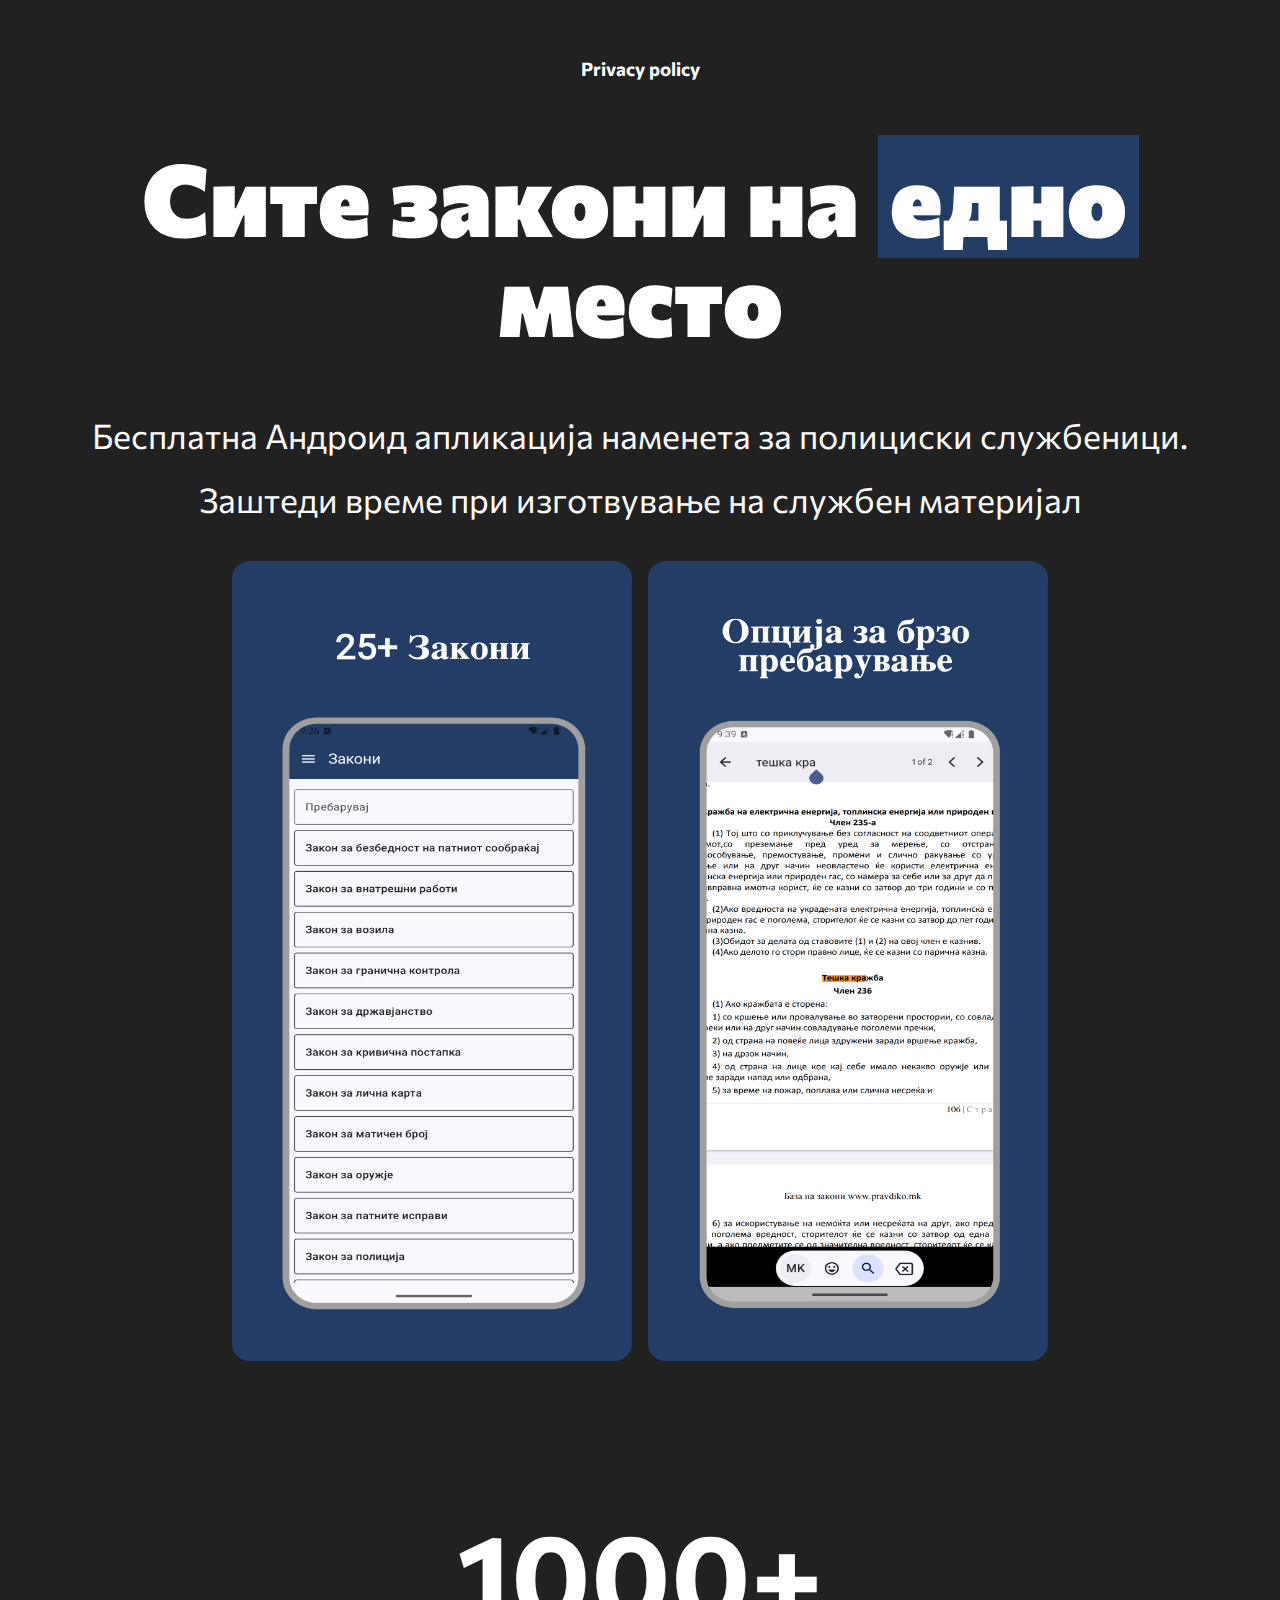
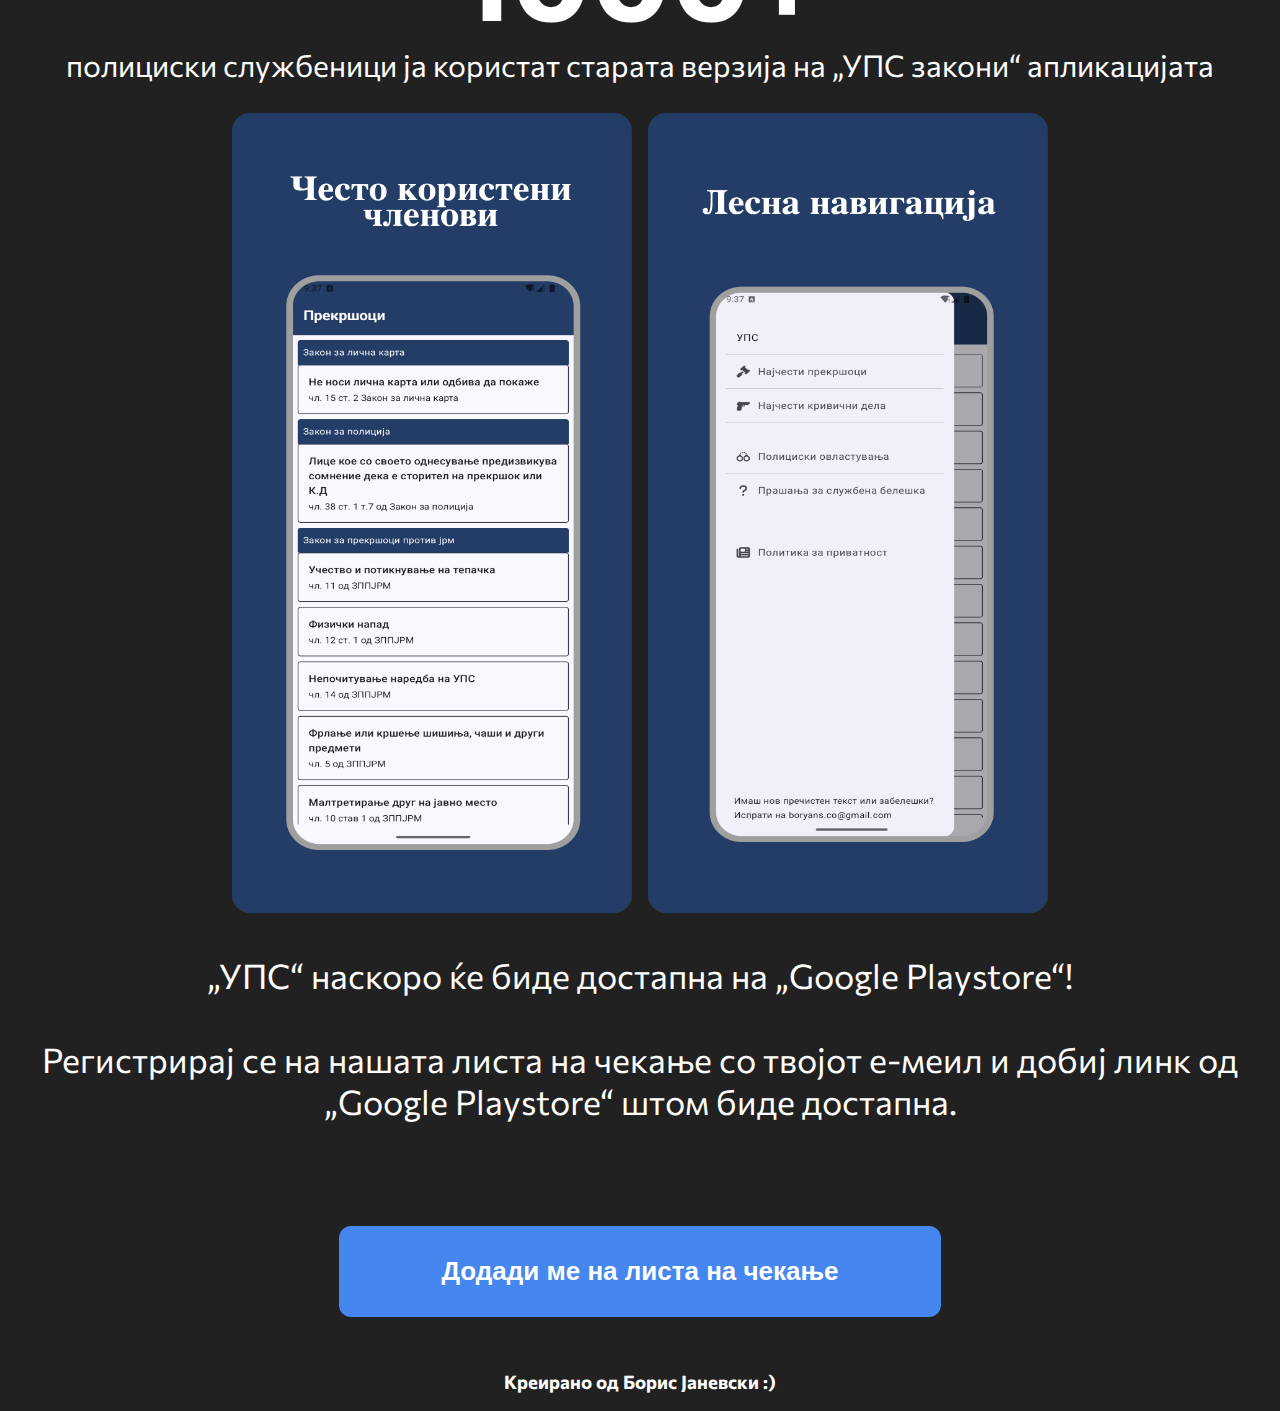
<file: index.html>
<html lang="en">
<head>
    <meta charset="UTF-8">
    <meta name="viewport" content="width=device-width, initial-scale=1.0">
    <link rel="stylesheet" href="styles.css">
    <link rel="preconnect" href="https://fonts.googleapis.com">
    <link rel="preconnect" href="https://fonts.gstatic.com" crossorigin>
    <link href="https://fonts.googleapis.com/css2?family=Commissioner:wght@100..900&display=swap" rel="stylesheet">

    <title>УПС 2 Мобилна апликација</title>
</head>
<body>
    <div class="hero-section">
        <nav>
            <a class="privacy-policy" href="privacy-policy.html">
                <h3>Privacy policy</h3>
            </a>
        </nav>
        <div class="main-container">
                <h1 class="main-title">Сите закони на <span>едно</span> место</h1>
            </div>
            <h1 class="description">Бесплатна Андроид апликација наменета за полициски службеници.</h1>
            <h1 class="description">Заштеди време при изготвување на службен материјал</h1>
            <br>
            <div class="screenshots-container">
                <img class="dashboard-light" src="media/image1.png" alt="dashboard_ups_light">
                <img class="laws" src="media/image2.png" alt="laws_ups_light">
             </div>
            <br>
            <div class="downloads">
                <h1 class="downloads-number">1000+</h1>
                <p class="police">полициски службеници ја користат старата верзија на „УПС закони“ апликацијата</p>
            </div>
            <div class="screenshots-container">
            <img class="law" src="media/image3.png" alt="dashboard_ups_light">
            <img class="drawer" src="media/image4.png" alt="drawer">
            </div>
        <br>
        <h1 class="description">„УПС“ наскоро ќе биде достапна на „Google Playstore“! <br/><br/> Регистрирај се на нашата листа на чекање со твојот е-меил и добиј линк од „Google Playstore“ штом биде достапна.</h1>

       
            <a href="https://forms.gle/cbfZx1GPwqSUkWcq5">
                <div class="playstore-section">
                    <button class="button">Додади ме на листа на чекање</button>
                </div>
            </a>
        
        
    </div>
    <footer>
        <h3>Креирано од Борис Јаневски :)</h3>
    </footer>
</body>
</html>
</file>
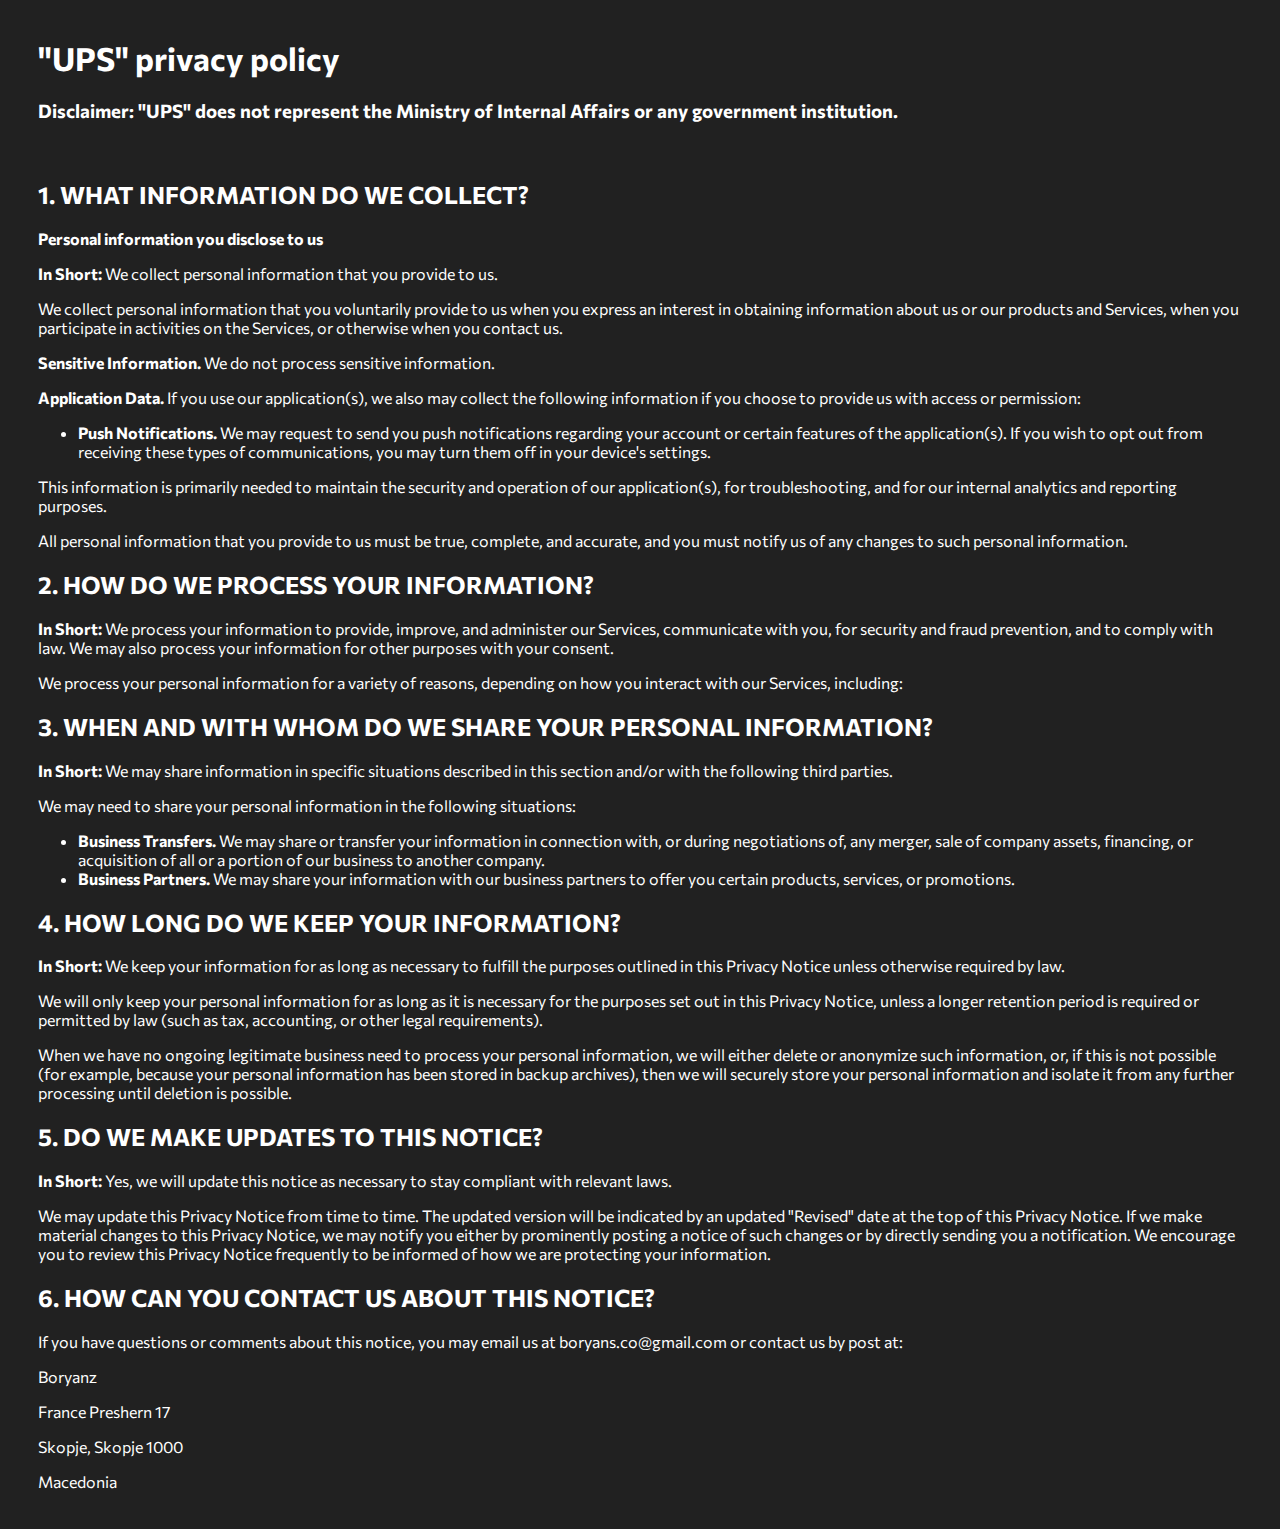
<file: privacy-policy.html>
<html lang="en">
<head>
    <meta charset="UTF-8">
    <meta name="viewport" content="width=device-width, initial-scale=1.0">
    <link rel="stylesheet" href="privacy-policy-styles.css">
    <link rel="preconnect" href="https://fonts.googleapis.com">
    <link rel="preconnect" href="https://fonts.gstatic.com" crossorigin>
    <link href="https://fonts.googleapis.com/css2?family=Commissioner:wght@100..900&display=swap" rel="stylesheet">
    <title>Privacy policy</title>
</head>
<body>
    <h1>"UPS" privacy policy</h1>
    <h3>Disclaimer:  "UPS" does not represent the Ministry of Internal Affairs or any government institution.</h3>
    <br>
    <h2>1. WHAT INFORMATION DO WE COLLECT?</h2>
    <p><strong>Personal information you disclose to us</strong></p>
    <p><strong>In Short:</strong> We collect personal information that you provide to us.</p>
    <p>We collect personal information that you voluntarily provide to us when you express an interest in obtaining information about us or our products and Services, when you participate in activities on the Services, or otherwise when you contact us.</p>
    <p><strong>Sensitive Information.</strong> We do not process sensitive information.</p>
    <p><strong>Application Data.</strong> If you use our application(s), we also may collect the following information if you choose to provide us with access or permission:</p>
    <ul>
        <li><strong>Push Notifications.</strong> We may request to send you push notifications regarding your account or certain features of the application(s). If you wish to opt out from receiving these types of communications, you may turn them off in your device's settings.</li>
    </ul>

    <p>This information is primarily needed to maintain the security and operation of our application(s), for troubleshooting, and for our internal analytics and reporting purposes.</p>
    <p>All personal information that you provide to us must be true, complete, and accurate, and you must notify us of any changes to such personal information.</p>

    <h2>2. HOW DO WE PROCESS YOUR INFORMATION?</h2>
    <p><strong>In Short:</strong> We process your information to provide, improve, and administer our Services, communicate with you, for security and fraud prevention, and to comply with law. We may also process your information for other purposes with your consent.</p>
    <p>We process your personal information for a variety of reasons, depending on how you interact with our Services, including:</p>
    <h2>3. WHEN AND WITH WHOM DO WE SHARE YOUR PERSONAL INFORMATION?</h2>
    <p><strong>In Short:</strong> We may share information in specific situations described in this section and/or with the following third parties.</p>
    <p>We may need to share your personal information in the following situations:</p>
    <ul>
        <li><strong>Business Transfers.</strong> We may share or transfer your information in connection with, or during negotiations of, any merger, sale of company assets, financing, or acquisition of all or a portion of our business to another company.</li>
        <li><strong>Business Partners.</strong> We may share your information with our business partners to offer you certain products, services, or promotions.</li>
    </ul>

    <h2>4. HOW LONG DO WE KEEP YOUR INFORMATION?</h2>
    <p><strong>In Short:</strong> We keep your information for as long as necessary to fulfill the purposes outlined in this Privacy Notice unless otherwise required by law.</p>
    <p>We will only keep your personal information for as long as it is necessary for the purposes set out in this Privacy Notice, unless a longer retention period is required or permitted by law (such as tax, accounting, or other legal requirements).</p>
    <p>When we have no ongoing legitimate business need to process your personal information, we will either delete or anonymize such information, or, if this is not possible (for example, because your personal information has been stored in backup archives), then we will securely store your personal information and isolate it from any further processing until deletion is possible.</p>
    <h2>5. DO WE MAKE UPDATES TO THIS NOTICE?</h2>
    <p><strong>In Short:</strong> Yes, we will update this notice as necessary to stay compliant with relevant laws.</p>

    <p>We may update this Privacy Notice from time to time. The updated version will be indicated by an updated "Revised" date at the top of this Privacy Notice. If we make material changes to this Privacy Notice, we may notify you either by prominently posting a notice of such changes or by directly sending you a notification. We encourage you to review this Privacy Notice frequently to be informed of how we are protecting your information.</p>

    <h2>6. HOW CAN YOU CONTACT US ABOUT THIS NOTICE?</h2>
    <p>If you have questions or comments about this notice, you may email us at boryans.co@gmail.com or contact us by post at:</p>

    <p>Boryanz</p>
    <p>France Preshern 17</p>
    <p>Skopje, Skopje 1000</p>
    <p>Macedonia</p>
</body>
</html>
</file>
<file: styles.css>
body {
    background-color: #212121;
}

.hero-section {
    padding: 30px;
}

footer {
    text-align: center;
    color: #FFFFFF;
    font-family: "Commissioner", serif;
}
 
span {
    background-color: #233D66;
    background-size: contain;
    background-repeat: no-repeat;
    padding-left: 12px;
    padding-right: 12px;
    text-align: center;
    color: #FFFFFF;
}

.privacy-policy {
    color: #FFFFFF;
    width: 100%;
    font-style: normal;
    text-align: center;
    font-family: "Commissioner", serif;
    cursor: pointer;
}

.main-title {
    width: 100%;
    font-size: 100px;
    font-family: "Commissioner", serif;
    font-weight: 900;    
    font-style: normal;
    text-align: center;
    color: #FFFFFF;
    line-height: 1;
}

.description {
    width: 100%;
    color: #FFFFFF;
    text-align: center;
    font-size: 34px;
    font-family: "Commissioner", serif;
    font-weight: 400;
    font-style: normal;
}

.description-goal {
    width: 100%;
    color: #FFFFFF;
    text-align: center;
    opacity: 80%;
    font-size: 24px;
    font-family: "Commissioner", serif;
    font-weight: 400;
    font-style: normal;
}

.screenshots-container {
    display: flex;
    justify-content: center;
    flex-direction: row;
    flex-wrap: wrap;
    gap: 16px;
}

.dashboard {
    position: relative;
}

.dashboard-light {
    width: 400px;
    height: 800px;
    border-radius: 18px;
}

.dashboard-dark {
    width: 400px;
    height: 80000px;
    border-radius: 18px;
}

.laws {
    width: 400px;
    height: 800px;
    border-radius: 18px;
}

.law {
    width: 400px;
    height: 800px;
    border-radius: 18px;
}

.drawer {
    width: 400px;
    height: 800px;
    border-radius: 18px;
}

.downloads {
    font-size: 60px;
    font-family: "Commissioner", serif;
    font-style: bold;
    text-align: center;
    font-style: normal;
    color: #FFFFFF;
}

.downloads-number {
    margin-bottom: 0;
    margin-top: 120;
}

.button {
    border-radius: 12px;
    background-color: #4586ef;
    border: none;
    color: white;
    text-align: center;
    width: 50%;
    text-decoration: none;
    display: inline-block;
    font-size: 26px;
    margin: 4px 2px;
    padding: 30px;
    font-weight: bold;
    cursor: pointer;
  }

  .button:hover {
    background-color: #2876f4;
  } 

.police {
    font-size: 30px;
    margin-top: 0;
}

.playstore-section {
    margin-top: 100px;
    display: flex;
    justify-content: center;
    flex-wrap: wrap;
    gap: 16px;
}

a {
    text-decoration: none;
}
</file>
<file: privacy-policy-styles.css>
body {
    background-color: #212121;
    color: #FFFFFF;
    padding: 30px;
    font-family: "Commissioner", serif;
    font-style: normal;
}
</file>
